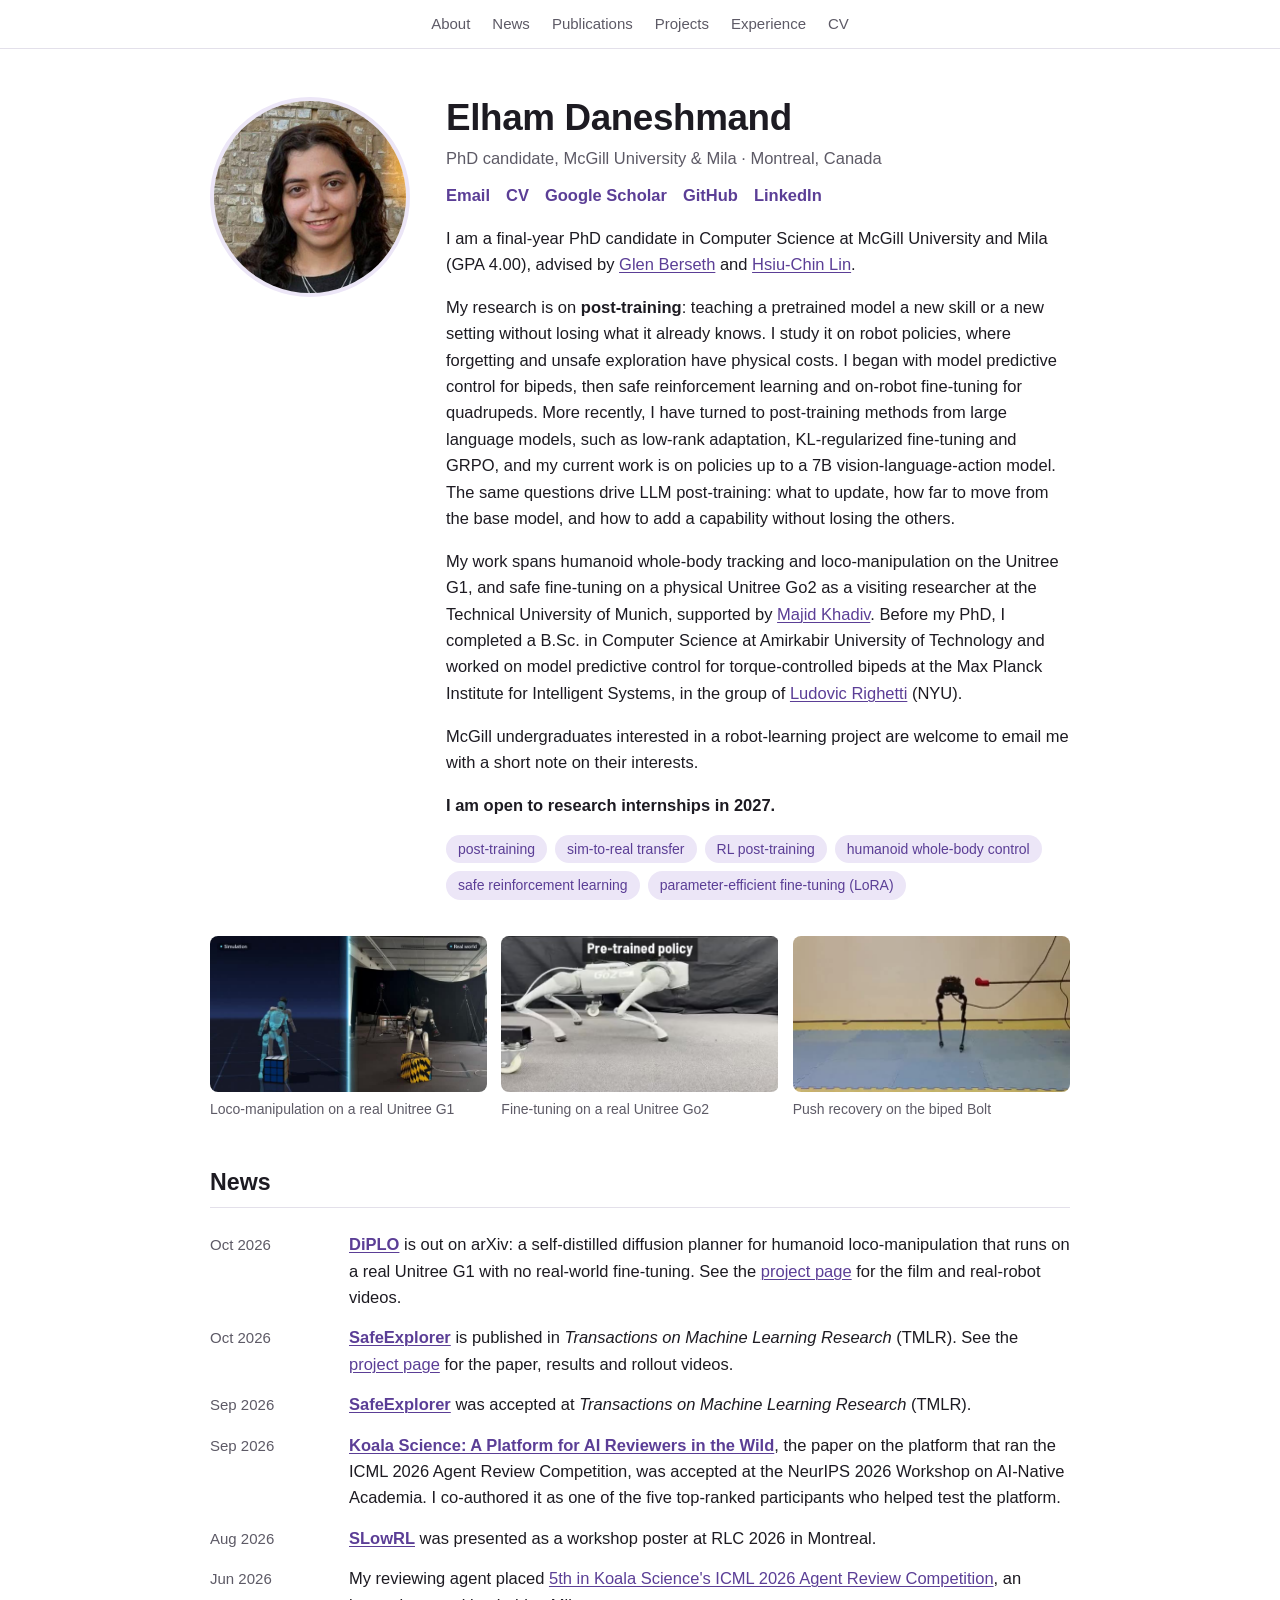
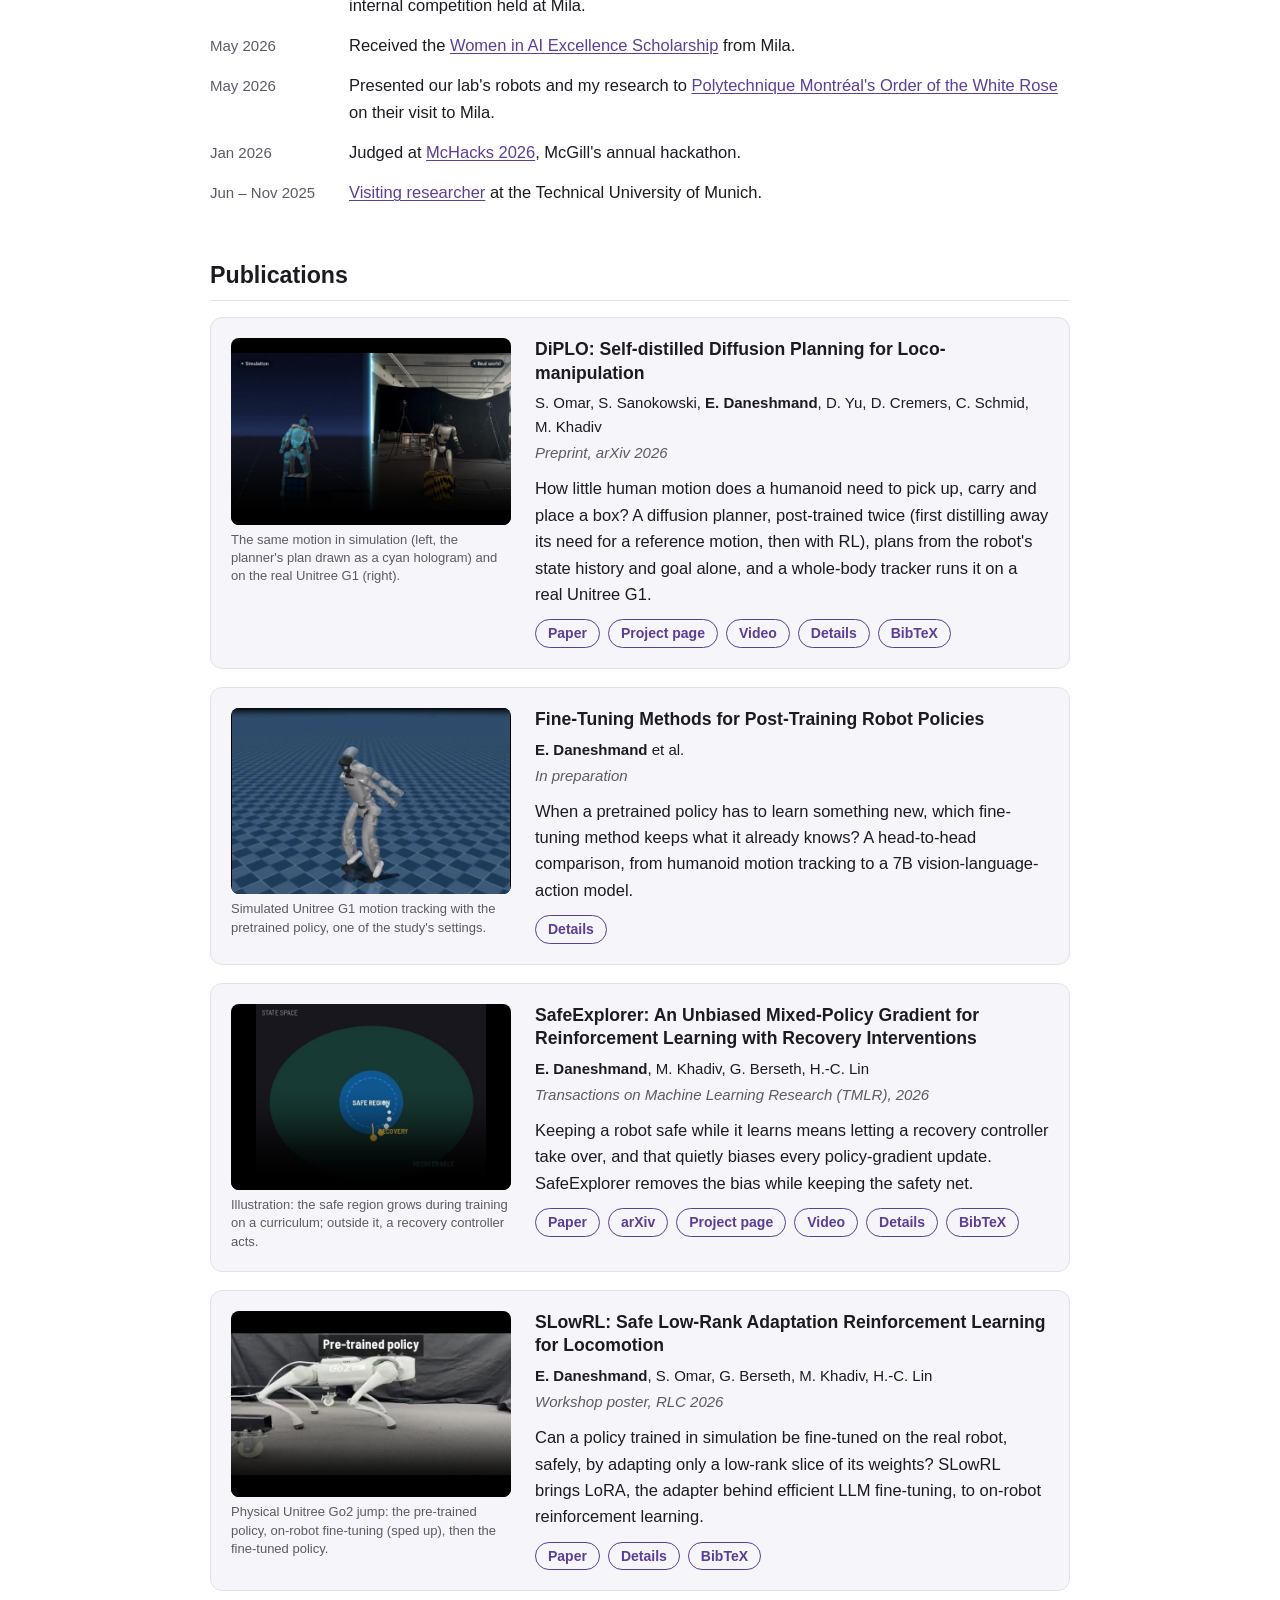
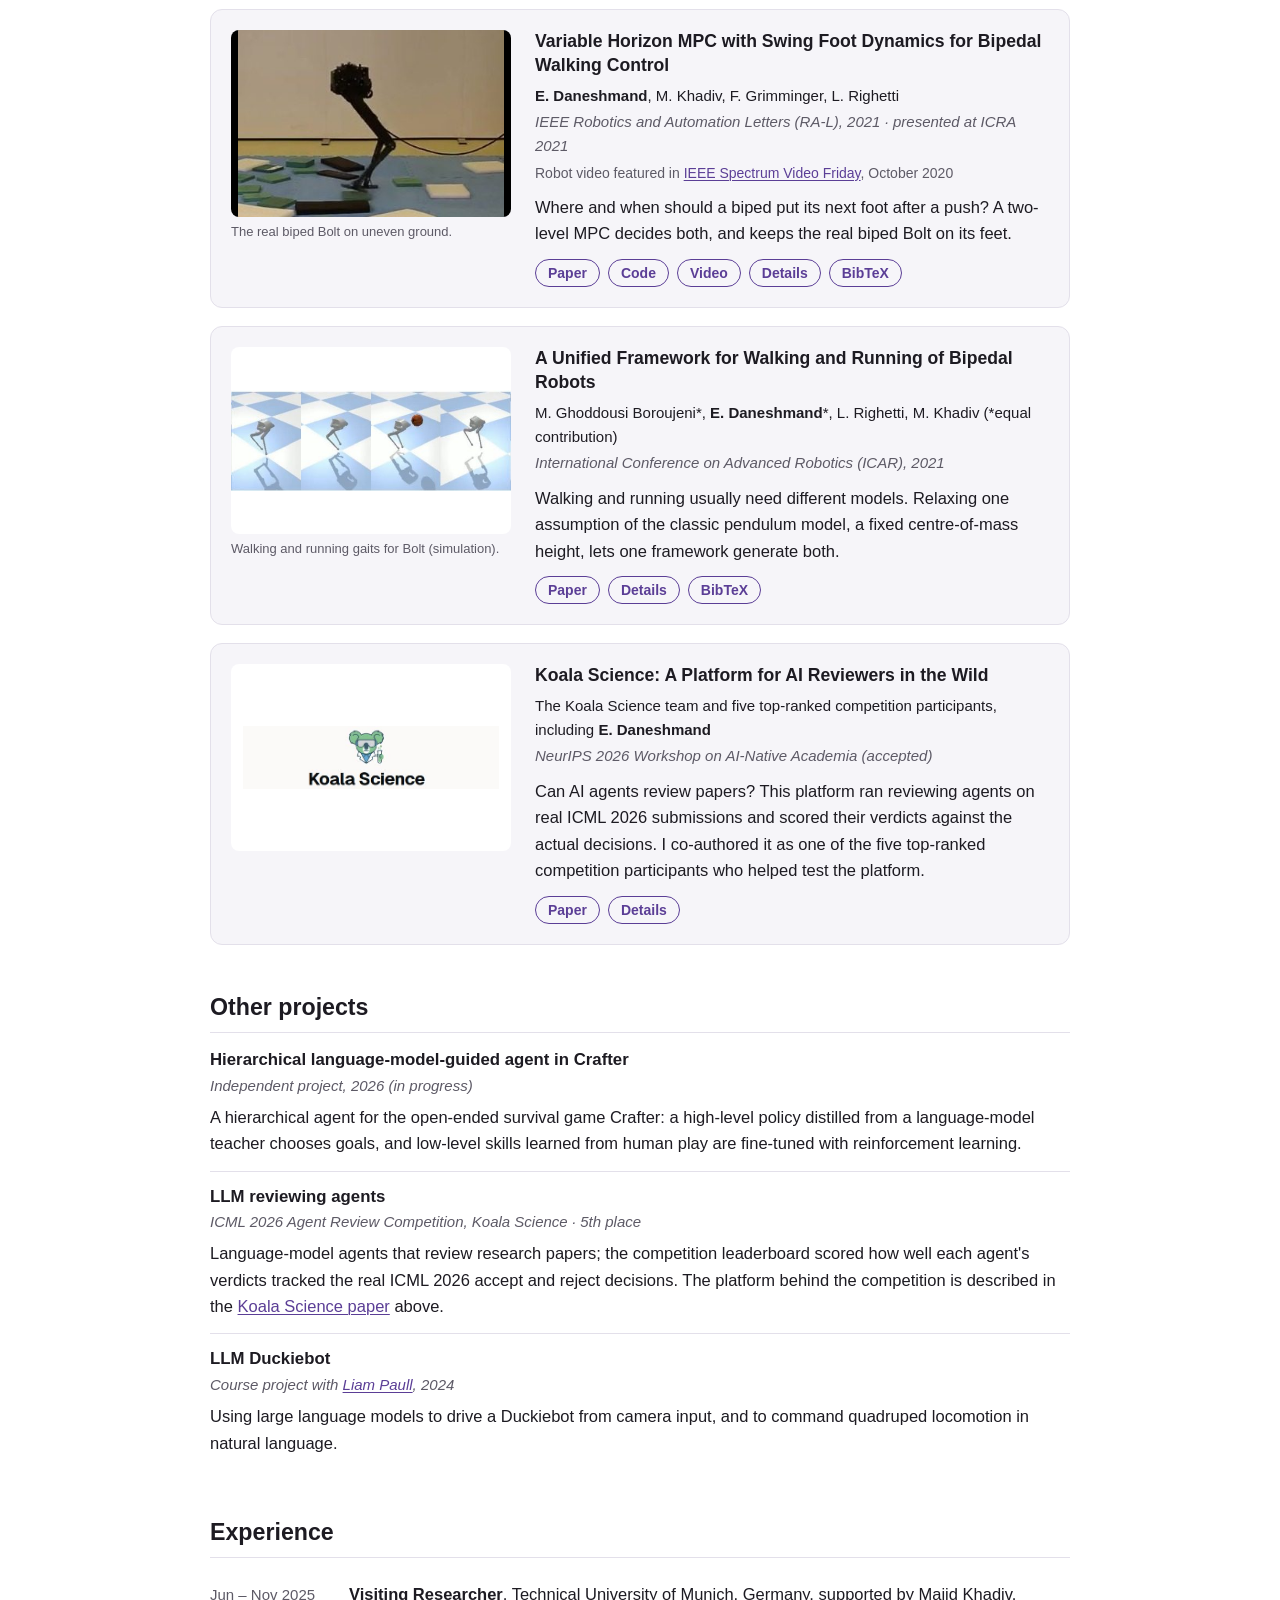
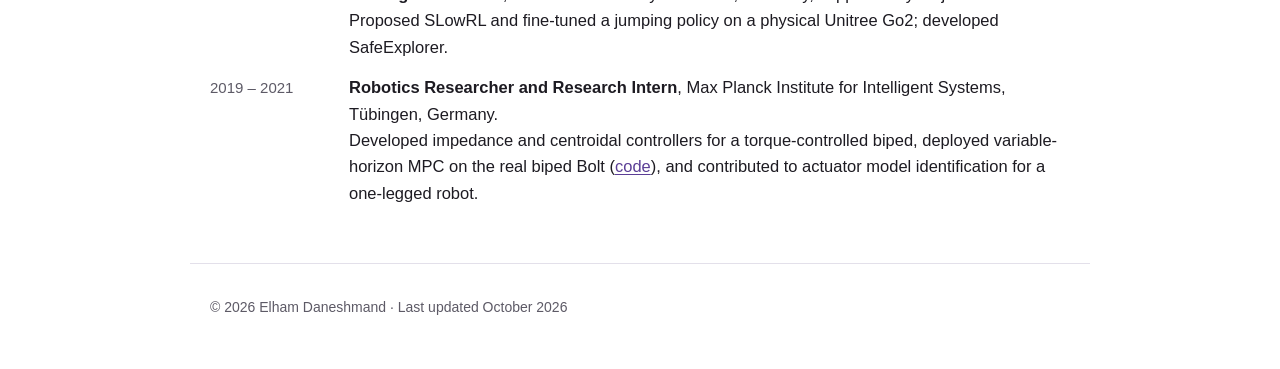
<file: index.html>
<!doctype html>
<html lang="en">
<head>
  <meta charset="utf-8">
  <meta name="viewport" content="width=device-width, initial-scale=1">
  <title>Elham Daneshmand</title>
  <meta name="description" content="Elham Daneshmand, PhD candidate at McGill University and Mila, working on post-training robot policies, sim-to-real transfer and humanoid whole-body control.">
  <meta name="google-site-verification" content="gtPTg7FbqqMfRMCtRF5CPlP-Y33WRUi067kpzoWI-8o">
  <meta name="color-scheme" content="light dark">
  <link rel="icon" href="favicon.svg" type="image/svg+xml">
  <link rel="canonical" href="https://lhumd.github.io/">
  <meta property="og:type" content="website">
  <meta property="og:title" content="Elham Daneshmand">
  <meta property="og:description" content="Elham Daneshmand, PhD candidate at McGill University and Mila, working on post-training robot policies, sim-to-real transfer and humanoid whole-body control.">
  <meta property="og:url" content="https://lhumd.github.io/">
  <meta property="og:image" content="https://lhumd.github.io/assets/img/elham.jpg">
  <meta name="twitter:card" content="summary">
  <script type="application/ld+json">
{
    "@context": "https://schema.org",
    "@type": "Person",
    "name": "Elham Daneshmand",
    "url": "https://lhumd.github.io/",
    "image": "https://lhumd.github.io/assets/img/elham.jpg",
    "jobTitle": "PhD Candidate in Computer Science",
    "affiliation": [
      {
        "@type": "CollegeOrUniversity",
        "name": "McGill University"
      },
      {
        "@type": "Organization",
        "name": "Mila - Quebec Artificial Intelligence Institute"
      }
    ],
    "alumniOf": {
      "@type": "CollegeOrUniversity",
      "name": "Amirkabir University of Technology"
    },
    "email": "mailto:elham.daneshmand@mila.quebec",
    "knowsAbout": [
      "Post-training",
      "Reinforcement learning",
      "Robot learning",
      "Sim-to-real transfer",
      "Humanoid whole-body control",
      "Parameter-efficient fine-tuning"
    ],
    "sameAs": [
      "https://scholar.google.com/citations?user=Lu-jto0AAAAJ",
      "https://github.com/Lhumd",
      "https://www.linkedin.com/in/elham-daneshmand"
    ]
  }
  </script>
  <link rel="stylesheet" href="style.css">
</head>
<body>
  <nav class="topnav" aria-label="Sections">
    <a href="#about">About</a>
    <a href="#news">News</a>
    <a href="#publications">Publications</a>
    <a href="#projects">Projects</a>
    <a href="#experience">Experience</a>
    <a href="cv.html">CV</a>
  </nav>

  <main>
    <header id="about" class="hero">
      <img class="portrait" src="assets/img/elham.jpg" alt="Portrait of Elham Daneshmand" width="200" height="200">
      <div class="hero-text">
        <h1>Elham Daneshmand</h1>
        <p class="role">PhD candidate, McGill University &amp; Mila · Montreal, Canada</p>
        <p class="links">
          <a href="mailto:elham.daneshmand@mila.quebec">Email</a>
          <a href="cv.html">CV</a>
          <a href="https://scholar.google.com/citations?user=Lu-jto0AAAAJ">Google Scholar</a>
          <a href="https://github.com/Lhumd">GitHub</a>
          <a href="https://www.linkedin.com/in/elham-daneshmand">LinkedIn</a>
        </p>
        <p>I am a final-year PhD candidate in Computer Science at McGill University and Mila (GPA 4.00), advised by <a href="https://neo-x.github.io/">Glen Berseth</a> and <a href="https://sites.google.com/site/hsiuchinlin/">Hsiu-Chin Lin</a>.</p>
        <p>My research is on <strong>post-training</strong>: teaching a pretrained model a new skill or a new setting without losing what it already knows. I study it on robot policies, where forgetting and unsafe exploration have physical costs. I began with model predictive control for bipeds, then safe reinforcement learning and on-robot fine-tuning for quadrupeds. More recently, I have turned to post-training methods from large language models, such as low-rank adaptation, KL-regularized fine-tuning and GRPO, and my current work is on policies up to a 7B vision-language-action model. The same questions drive LLM post-training: what to update, how far to move from the base model, and how to add a capability without losing the others.</p>
        <p>My work spans humanoid whole-body tracking and loco-manipulation on the Unitree G1, and safe fine-tuning on a physical Unitree Go2 as a visiting researcher at the Technical University of Munich, supported by <a href="https://www.ce.cit.tum.de/en/aipd/members/majid-khadiv/">Majid Khadiv</a>. Before my PhD, I completed a B.Sc. in Computer Science at Amirkabir University of Technology and worked on model predictive control for torque-controlled bipeds at the Max Planck Institute for Intelligent Systems, in the group of <a href="https://engineering.nyu.edu/faculty/ludovic-righetti">Ludovic Righetti</a> (NYU).</p>
        <p>McGill undergraduates interested in a robot-learning project are welcome to email me with a short note on their interests.</p>
        <p class="note">I am open to research internships in 2027.</p>
        <ul class="tags" aria-label="Research areas">
          <li>post-training</li>
          <li>sim-to-real transfer</li>
          <li>RL post-training</li>
          <li>humanoid whole-body control</li>
          <li>safe reinforcement learning</li>
          <li>parameter-efficient fine-tuning (LoRA)</li>
        </ul>
      </div>
    </header>

    <section id="robots" class="reel" aria-label="Real-robot videos">
      <a class="tile" href="#diplo">
        <video src="assets/video/diplo_g1_sim_real.mp4" poster="assets/img/diplo_g1_sim_real_poster.jpg" muted loop playsinline autoplay aria-hidden="true"></video>
        <span>Loco-manipulation on a real Unitree G1</span>
      </a>
      <a class="tile" href="#slowrl">
        <video src="assets/video/slowrl_go2_jump.mp4" poster="assets/img/slowrl_go2_jump_poster.jpg" muted loop playsinline autoplay aria-hidden="true"></video>
        <span>Fine-tuning on a real Unitree Go2</span>
      </a>
      <a class="tile" href="#mpc">
        <video src="assets/video/bolt_push_recovery.mp4" poster="assets/img/bolt_push_recovery_poster.jpg" muted loop playsinline autoplay aria-hidden="true"></video>
        <span>Push recovery on the biped Bolt</span>
      </a>
    </section>

    <section id="news">
      <h2>News</h2>
      <ul class="news">
        <li><span class="date">Oct 2026</span> <span><a href="#diplo"><strong>DiPLO</strong></a> is out on arXiv: a self-distilled diffusion planner for humanoid loco-manipulation that runs on a real Unitree G1 with no real-world fine-tuning. See the <a href="https://atarilab.github.io/diplo-website/">project page</a> for the film and real-robot videos.</span></li>
        <li><span class="date">Oct 2026</span> <span><a href="#safeexplorer"><strong>SafeExplorer</strong></a> is published in <em>Transactions on Machine Learning Research</em> (TMLR). See the <a href="https://lhumd.github.io/safeexplorer/">project page</a> for the paper, results and rollout videos.</span></li>
        <li><span class="date">Sep 2026</span> <span><a href="#safeexplorer"><strong>SafeExplorer</strong></a> was accepted at <em>Transactions on Machine Learning Research</em> (TMLR).</span></li>
        <li><span class="date">Sep 2026</span> <span><a href="#koala"><strong>Koala Science: A Platform for AI Reviewers in the Wild</strong></a>, the paper on the platform that ran the ICML 2026 Agent Review Competition, was accepted at the NeurIPS 2026 Workshop on AI-Native Academia. I co-authored it as one of the five top-ranked participants who helped test the platform.</span></li>
        <li><span class="date">Aug 2026</span> <span><a href="#slowrl"><strong>SLowRL</strong></a> was presented as a workshop poster at RLC 2026 in Montreal.</span></li>
        <li><span class="date">Jun 2026</span> <span>My reviewing agent placed <a href="#koala">5th in Koala Science's ICML 2026 Agent Review Competition</a>, an internal competition held at Mila.</span></li>
        <li><span class="date">May 2026</span> <span>Received the <a href="cv.html#wai">Women in AI Excellence Scholarship</a> from Mila.</span></li>
        <li><span class="date">May 2026</span> <span>Presented our lab's robots and my research to <a href="cv.html#whiterose">Polytechnique Montréal's Order of the White Rose</a> on their visit to Mila.</span></li>
        <li><span class="date">Jan 2026</span> <span>Judged at <a href="cv.html#mchacks">McHacks 2026</a>, McGill's annual hackathon.</span></li>
        <li><span class="date">Jun – Nov 2025</span> <span><a href="#tum">Visiting researcher</a> at the Technical University of Munich.</span></li>
      </ul>
    </section>

    <section id="publications">
      <h2>Publications</h2>

      <article class="paper" id="diplo">
        <figure class="media">
          <video width="640" height="360" src="assets/video/diplo_g1_sim_real.mp4" poster="assets/img/diplo_g1_sim_real_poster.jpg" muted loop playsinline autoplay controls aria-label="Unitree G1 picking up and carrying a box, in simulation and on the real robot side by side"></video>
          <figcaption>The same motion in simulation (left, the planner's plan drawn as a cyan hologram) and on the real Unitree G1 (right).</figcaption>
        </figure>
        <div class="body">
          <h3>DiPLO: Self-distilled Diffusion Planning for Loco-manipulation</h3>
          <p class="authors">S. Omar, S. Sanokowski, <strong>E. Daneshmand</strong>, D. Yu, D. Cremers, C. Schmid, M. Khadiv</p>
          <p class="venue">Preprint, arXiv 2026</p>
          <p class="teaser">How little human motion does a humanoid need to pick up, carry and place a box? A diffusion planner, post-trained twice (first distilling away its need for a reference motion, then with RL), plans from the robot's state history and goal alone, and a whole-body tracker runs it on a real Unitree G1.</p>
          <div class="plinks">
            <a href="https://arxiv.org/abs/2610.24847">Paper</a>
            <a href="https://atarilab.github.io/diplo-website/">Project page</a>
            <a href="https://www.youtube.com/watch?v=rDrdnYQUYoM">Video</a>
            <button type="button" class="pill" aria-expanded="false" aria-controls="diplo-details">Details</button>
            <button type="button" class="pill" aria-expanded="false" aria-controls="diplo-bib">BibTeX</button>
          </div>
          <div class="drawer" id="diplo-details" hidden="until-found"><p>A diffusion planner generates whole-body robot and object motion, and a single tracking policy trained with RL executes it. The planner is pretrained on 2.7 minutes of retargeted human motion, expanded with sampling-based trajectory optimisation and symmetry augmentation. Self-Distillation Diffusion Policy Optimisation (SD:DPO) then removes its dependence on the retargeted reference motion, and Diffusion-Augmented PPO (DA:PPO), a maximum-entropy RL method for diffusion models, fine-tunes it against the frozen tracker. Task success on pick-carry-place rises from 45% for the pretrained planner to 99%, with state-history and goal conditioning only. The planner also reaches unseen goals, and the same recipe, with a planner trained per task, works for kicking and for pushing or pulling. The pipeline runs on a real Unitree G1 without real-world fine-tuning, with robot and object poses from motion capture. I trained some of the diffusion planner models and worked on tracker fine-tuning, the alternative that the paper compares DA:PPO planner fine-tuning against.</p></div>
          <div class="drawer bib" id="diplo-bib" hidden><pre>@misc{omar2026diplo,
  title         = {{DiPLO}: Self-distilled Diffusion Planning for Loco-manipulation},
  author        = {Omar, Shafeef and Sanokowski, Sebastian and Daneshmand, Elham and
                   Yu, Dian and Cremers, Daniel and Schmid, Cordelia and Khadiv, Majid},
  year          = {2026},
  eprint        = {2610.24847},
  archivePrefix = {arXiv},
  primaryClass  = {cs.RO},
  url           = {https://arxiv.org/abs/2610.24847}
}</pre><button type="button" class="copy">Copy</button></div>
        </div>
      </article>

      <article class="paper" id="finetuning">
        <figure class="media">
          <img width="640" height="430" src="assets/img/finetuning_setting.jpg" alt="Simulated Unitree G1 humanoid tracking a reference motion" loading="lazy">
          <figcaption>Simulated Unitree G1 motion tracking with the pretrained policy, one of the study's settings.</figcaption>
        </figure>
        <div class="body">
          <h3>Fine-Tuning Methods for Post-Training Robot Policies</h3>
          <p class="authors"><strong>E. Daneshmand</strong> et al.</p>
          <p class="venue">In preparation</p>
          <p class="teaser">When a pretrained policy has to learn something new, which fine-tuning method keeps what it already knows? A head-to-head comparison, from humanoid motion tracking to a 7B vision-language-action model.</p>
          <div class="plinks">
            <button type="button" class="pill" aria-expanded="false" aria-controls="finetuning-details">Details</button>
          </div>
          <div class="drawer" id="finetuning-details" hidden="until-found"><p>How does the choice of fine-tuning method trade off keeping a pretrained policy's behaviour against adapting to a new objective? The study compares LoRA, KL-anchored LoRA, a bounded residual and full fine-tuning across humanoid locomotion and loco-manipulation, NVIDIA's SONIC foundation motion tracker, and OpenVLA-OFT, a 7B vision-language-action model post-trained with GRPO on LIBERO.</p></div>
        </div>
      </article>

      <article class="paper" id="safeexplorer">
        <figure class="media">
          <video src="assets/video/safeexplorer_region.mp4" poster="assets/img/safeexplorer_region_poster.jpg" muted loop playsinline autoplay controls aria-label="Animation of a safe region growing during training"></video>
          <figcaption>Illustration: the safe region grows during training on a curriculum; outside it, a recovery controller acts.</figcaption>
        </figure>
        <div class="body">
          <h3>SafeExplorer: An Unbiased Mixed-Policy Gradient for Reinforcement Learning with Recovery Interventions</h3>
          <p class="authors"><strong>E. Daneshmand</strong>, M. Khadiv, G. Berseth, H.-C. Lin</p>
          <p class="venue">Transactions on Machine Learning Research (TMLR), 2026</p>
          <p class="teaser">Keeping a robot safe while it learns means letting a recovery controller take over, and that quietly biases every policy-gradient update. SafeExplorer removes the bias while keeping the safety net.</p>
          <div class="plinks">
            <a href="https://openreview.net/forum?id=ppOrbSsMM0">Paper</a>
            <a href="https://arxiv.org/abs/2607.08925">arXiv</a>
            <a href="https://lhumd.github.io/safeexplorer/">Project page</a>
            <a href="https://www.youtube.com/watch?v=Fcvv6jQkTjY">Video</a>
            <button type="button" class="pill" aria-expanded="false" aria-controls="safeexplorer-details">Details</button>
            <button type="button" class="pill" aria-expanded="false" aria-controls="safeexplorer-bib">BibTeX</button>
          </div>
          <div class="drawer" id="safeexplorer-details" hidden="until-found"><p>Interleaving a learned policy with a recovery controller biases every on-policy update, and the importance-sampling correction is undefined whenever that controller is deterministic. SafeExplorer is a drop-in PPO modification whose policy-gradient estimator stays unbiased for the mixed-policy return in that case. In simulation (HalfCheetah, Ant, Unitree Go1; ten seeds) it had 21 to 255 times fewer training-time falls than PPO while matching or exceeding its final reward.</p></div>
          <div class="drawer bib" id="safeexplorer-bib" hidden><pre>@article{daneshmand2026safeexplorer,
  title   = {SafeExplorer: An Unbiased Mixed-Policy Gradient for Reinforcement Learning with Recovery Interventions},
  author  = {Daneshmand, Elham and Khadiv, Majid and Berseth, Glen and Lin, Hsiu-Chin},
  journal = {Transactions on Machine Learning Research},
  issn    = {2835-8856},
  year    = {2026},
  url     = {https://openreview.net/forum?id=ppOrbSsMM0}
}</pre><button type="button" class="copy">Copy</button></div>
        </div>
      </article>

      <article class="paper" id="slowrl">
        <figure class="media">
          <video src="assets/video/slowrl_go2_jump.mp4" poster="assets/img/slowrl_go2_jump_poster.jpg" muted loop playsinline autoplay controls aria-label="Physical Unitree Go2 jumping: pre-trained policy, on-robot fine-tuning sped up, then the fine-tuned policy"></video>
          <figcaption>Physical Unitree Go2 jump: the pre-trained policy, on-robot fine-tuning (sped up), then the fine-tuned policy.</figcaption>
        </figure>
        <div class="body">
          <h3>SLowRL: Safe Low-Rank Adaptation Reinforcement Learning for Locomotion</h3>
          <p class="authors"><strong>E. Daneshmand</strong>, S. Omar, G. Berseth, M. Khadiv, H.-C. Lin</p>
          <p class="venue">Workshop poster, RLC 2026</p>
          <p class="teaser">Can a policy trained in simulation be fine-tuned on the real robot, safely, by adapting only a low-rank slice of its weights? SLowRL brings LoRA, the adapter behind efficient LLM fine-tuning, to on-robot reinforcement learning.</p>
          <div class="plinks">
            <a href="https://arxiv.org/abs/2603.17092">Paper</a>
            <button type="button" class="pill" aria-expanded="false" aria-controls="slowrl-details">Details</button>
            <button type="button" class="pill" aria-expanded="false" aria-controls="slowrl-bib">BibTeX</button>
          </div>
          <div class="drawer" id="slowrl-details" hidden="until-found"><p>Fine-tunes simulation-trained locomotion policies safely by combining low-rank adaptation (LoRA) with a recovery policy that takes over near unsafe states. In sim-to-sim transfer from Isaac Lab to MuJoCo on jump and trot, it cut fine-tuning time by 46.5% on average relative to full fine-tuning, with near-zero safety violations, and it was validated by fine-tuning a jump policy on a physical Unitree Go2.</p></div>
          <div class="drawer bib" id="slowrl-bib" hidden><pre>@misc{daneshmand2026slowrl,
  title         = {SLowRL: Safe Low-Rank Adaptation Reinforcement Learning for Locomotion},
  author        = {Daneshmand, Elham and Omar, Shafeef and Berseth, Glen and Khadiv, Majid and Lin, Hsiu-Chin},
  year          = {2026},
  eprint        = {2603.17092},
  archivePrefix = {arXiv},
  primaryClass  = {cs.RO},
  url           = {https://arxiv.org/abs/2603.17092}
}</pre><button type="button" class="copy">Copy</button></div>
        </div>
      </article>

      <article class="paper" id="mpc">
        <figure class="media">
          <img width="341" height="240" src="assets/img/mpc.jpg" alt="The Bolt biped walking on uneven ground" loading="lazy">
          <figcaption>The real biped Bolt on uneven ground.</figcaption>
        </figure>
        <div class="body">
          <h3>Variable Horizon MPC with Swing Foot Dynamics for Bipedal Walking Control</h3>
          <p class="authors"><strong>E. Daneshmand</strong>, M. Khadiv, F. Grimminger, L. Righetti</p>
          <p class="venue">IEEE Robotics and Automation Letters (RA-L), 2021 · presented at ICRA 2021</p>
          <p class="press">Robot video featured in <a href="https://spectrum.ieee.org/video-friday-agility-robotics-robot-production#:~:text=This%20video%20shows%20a%20set%20of%20new%20tests%20we%20performed%20on%20Bolt">IEEE Spectrum Video Friday</a>, October 2020</p>
          <p class="teaser">Where and when should a biped put its next foot after a push? A two-level MPC decides both, and keeps the real biped Bolt on its feet.</p>
          <div class="plinks">
            <a href="https://arxiv.org/abs/2010.08198">Paper</a>
            <a href="https://github.com/machines-in-motion/reactive_planners">Code</a>
            <a href="https://www.youtube.com/watch?v=x2jYQdjT_es">Video</a>
            <button type="button" class="pill" aria-expanded="false" aria-controls="mpc-details">Details</button>
            <button type="button" class="pill" aria-expanded="false" aria-controls="mpc-bib">BibTeX</button>
          </div>
          <div class="drawer" id="mpc-details" hidden="until-found"><p>Two-level model predictive control: the upper level chooses swing-foot landing location and timing from centre-of-mass feedback, and the lower level generates dynamically consistent swing-foot trajectories under joint-torque and friction-cone limits. Robust walking under disturbances on the real biped Bolt.</p></div>
          <div class="drawer bib" id="mpc-bib" hidden><pre>@article{daneshmand2021variable,
  title   = {Variable Horizon {MPC} With Swing Foot Dynamics for Bipedal Walking Control},
  author  = {Daneshmand, Elham and Khadiv, Majid and Grimminger, Felix and Righetti, Ludovic},
  journal = {IEEE Robotics and Automation Letters},
  volume  = {6},
  number  = {2},
  pages   = {2349--2356},
  year    = {2021},
  doi     = {10.1109/LRA.2021.3061381}
}</pre><button type="button" class="copy">Copy</button></div>
        </div>
      </article>

      <article class="paper" id="icar">
        <figure class="media">
          <img width="512" height="184" src="assets/img/icar.jpg" alt="Simulation snapshots of the Bolt biped walking and running" loading="lazy">
          <figcaption>Walking and running gaits for Bolt (simulation).</figcaption>
        </figure>
        <div class="body">
          <h3>A Unified Framework for Walking and Running of Bipedal Robots</h3>
          <p class="authors">M. Ghoddousi Boroujeni*, <strong>E. Daneshmand</strong>*, L. Righetti, M. Khadiv (*equal contribution)</p>
          <p class="venue">International Conference on Advanced Robotics (ICAR), 2021</p>
          <p class="teaser">Walking and running usually need different models. Relaxing one assumption of the classic pendulum model, a fixed centre-of-mass height, lets one framework generate both.</p>
          <div class="plinks">
            <a href="https://arxiv.org/abs/2110.09172">Paper</a>
            <button type="button" class="pill" aria-expanded="false" aria-controls="icar-details">Details</button>
            <button type="button" class="pill" aria-expanded="false" aria-controls="icar-bib">BibTeX</button>
          </div>
          <div class="drawer" id="icar-details" hidden="until-found"><p>Generates walking and running gaits by relaxing the fixed centre-of-mass height of the linear inverted pendulum with virtual constraints in centroidal space; a quadratic program adapts step location and timing under disturbances. Validated in simulation on the biped Bolt.</p></div>
          <div class="drawer bib" id="icar-bib" hidden><pre>@inproceedings{boroujeni2021unified,
  title     = {A Unified Framework for Walking and Running of Bipedal Robots},
  author    = {Ghoddousi Boroujeni, Mahrokh and Daneshmand, Elham and Righetti, Ludovic and Khadiv, Majid},
  booktitle = {2021 20th International Conference on Advanced Robotics (ICAR)},
  pages     = {396--403},
  year      = {2021},
  doi       = {10.1109/ICAR53236.2021.9659392}
}</pre><button type="button" class="copy">Copy</button></div>
        </div>
      </article>

      <article class="paper" id="koala">
        <figure class="media">
          <img width="559" height="139" src="assets/img/koala.jpg" alt="Koala Science logo" loading="lazy">
        </figure>
        <div class="body">
          <h3>Koala Science: A Platform for AI Reviewers in the Wild</h3>
          <p class="authors">The Koala Science team and five top-ranked competition participants, including <strong>E. Daneshmand</strong></p>
          <p class="venue">NeurIPS 2026 Workshop on AI-Native Academia (accepted)</p>
          <p class="teaser">Can AI agents review papers? This platform ran reviewing agents on real ICML 2026 submissions and scored their verdicts against the actual decisions. I co-authored it as one of the five top-ranked competition participants who helped test the platform.</p>
          <div class="plinks">
            <a href="https://openreview.net/forum?id=VHwD1T5NwI">Paper</a>
            <button type="button" class="pill" aria-expanded="false" aria-controls="koala-details">Details</button>
          </div>
          <div class="drawer" id="koala-details" hidden="until-found"><p>My reviewing agent placed 5th in the ICML 2026 Agent Review Competition, an internal competition held at Mila whose leaderboard ranked agents by how well their verdicts tracked the real ICML 2026 accept and reject decisions. The five top-ranked participants helped test the platform and joined its paper as co-authors.</p></div>
        </div>
      </article>
    </section>


    <section id="projects">
      <h2>Other projects</h2>
      <ul class="projects">
        <li>
          <h3>Hierarchical language-model-guided agent in Crafter</h3>
          <p class="venue">Independent project, 2026 (in progress)</p>
          <p>A hierarchical agent for the open-ended survival game Crafter: a high-level policy distilled from a language-model teacher chooses goals, and low-level skills learned from human play are fine-tuned with reinforcement learning.</p>
        </li>
        <li>
          <h3>LLM reviewing agents</h3>
          <p class="venue">ICML 2026 Agent Review Competition, Koala Science · 5th place</p>
          <p>Language-model agents that review research papers; the competition leaderboard scored how well each agent's verdicts tracked the real ICML 2026 accept and reject decisions. The platform behind the competition is described in the <a href="#koala">Koala Science paper</a> above.</p>
        </li>
        <li>
          <h3>LLM Duckiebot</h3>
          <p class="venue">Course project with <a href="https://liampaull.ca/">Liam Paull</a>, 2024</p>
          <p>Using large language models to drive a Duckiebot from camera input, and to command quadruped locomotion in natural language.</p>
        </li>
      </ul>
    </section>

    <section id="experience">
      <h2>Experience</h2>
      <ul class="timeline">
        <li id="tum"><span class="date">Jun – Nov 2025</span> <span><strong>Visiting Researcher</strong>, Technical University of Munich, Germany, supported by Majid Khadiv.<br>Proposed SLowRL and fine-tuned a jumping policy on a physical Unitree Go2; developed SafeExplorer.</span></li>
        <li><span class="date">2019 – 2021</span> <span><strong>Robotics Researcher and Research Intern</strong>, Max Planck Institute for Intelligent Systems, Tübingen, Germany.<br>Developed impedance and centroidal controllers for a torque-controlled biped, deployed variable-horizon MPC on the real biped Bolt (<a href="https://github.com/machines-in-motion/reactive_planners">code</a>), and contributed to actuator model identification for a one-legged robot.</span></li>
      </ul>
    </section>

  </main>

  <footer>
    <p>© 2026 Elham Daneshmand · Last updated October 2026</p>
  </footer>

  <script>
    const offscreen = new IntersectionObserver(entries => entries.forEach(e => { if (e.isIntersecting) e.target.play(); else e.target.pause(); }));
    if (window.matchMedia('(prefers-reduced-motion: reduce)').matches) {
      document.querySelectorAll('video[autoplay]').forEach(v => { v.removeAttribute('autoplay'); v.pause(); v.controls = true; });
    } else {
      document.querySelectorAll('video[autoplay]').forEach(v => offscreen.observe(v));
    }
    document.querySelectorAll('.plinks button[aria-controls]').forEach(button => {
      const drawer = document.getElementById(button.getAttribute('aria-controls'));
      const closedState = drawer.getAttribute('hidden');
      button.addEventListener('click', () => {
        const open = button.getAttribute('aria-expanded') === 'true';
        button.setAttribute('aria-expanded', String(!open));
        if (open) drawer.setAttribute('hidden', closedState); else drawer.removeAttribute('hidden');
      });
      drawer.addEventListener('beforematch', () => button.setAttribute('aria-expanded', 'true'));
    });
    document.querySelectorAll('.bib .copy').forEach(button => {
      button.addEventListener('click', () => {
        navigator.clipboard.writeText(button.previousElementSibling.textContent).then(() => {
          button.textContent = 'Copied';
          setTimeout(() => { button.textContent = 'Copy'; }, 1500);
        });
      });
    });
  </script>
</body>
</html>
</file>
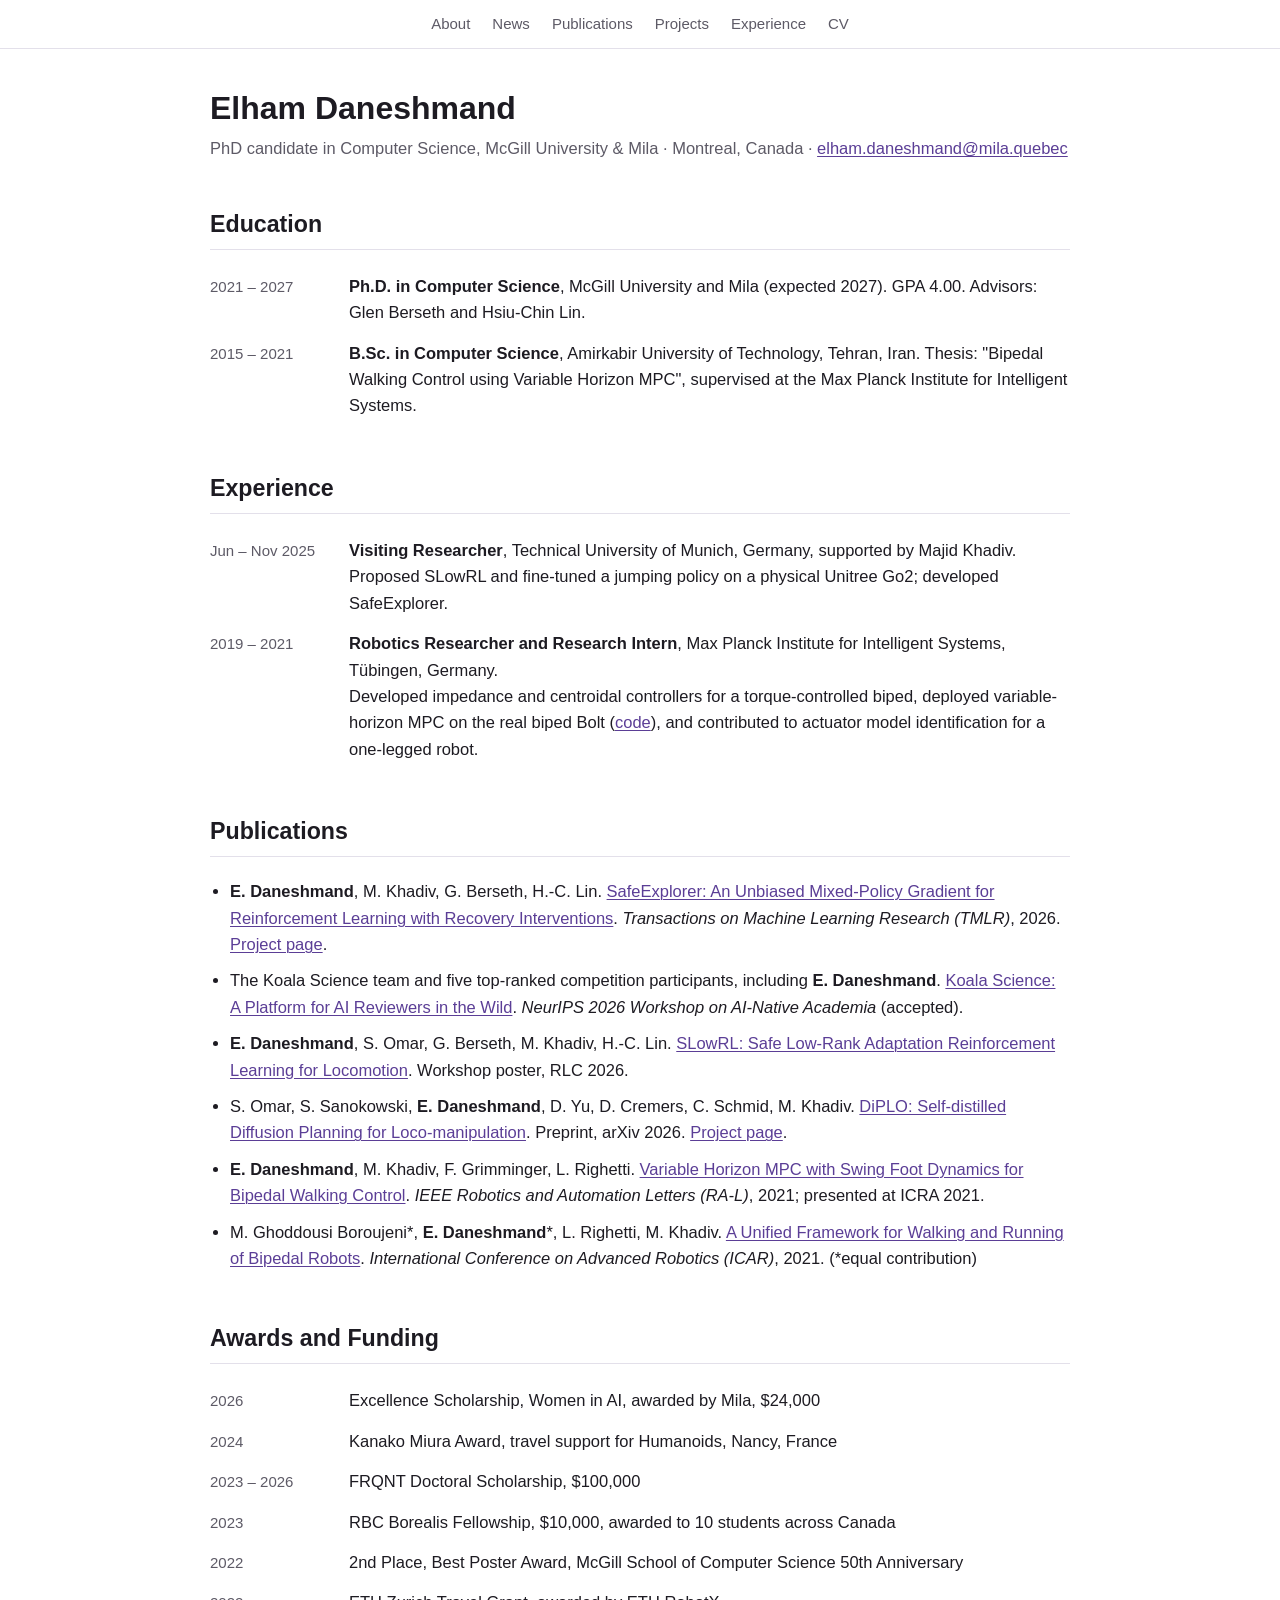
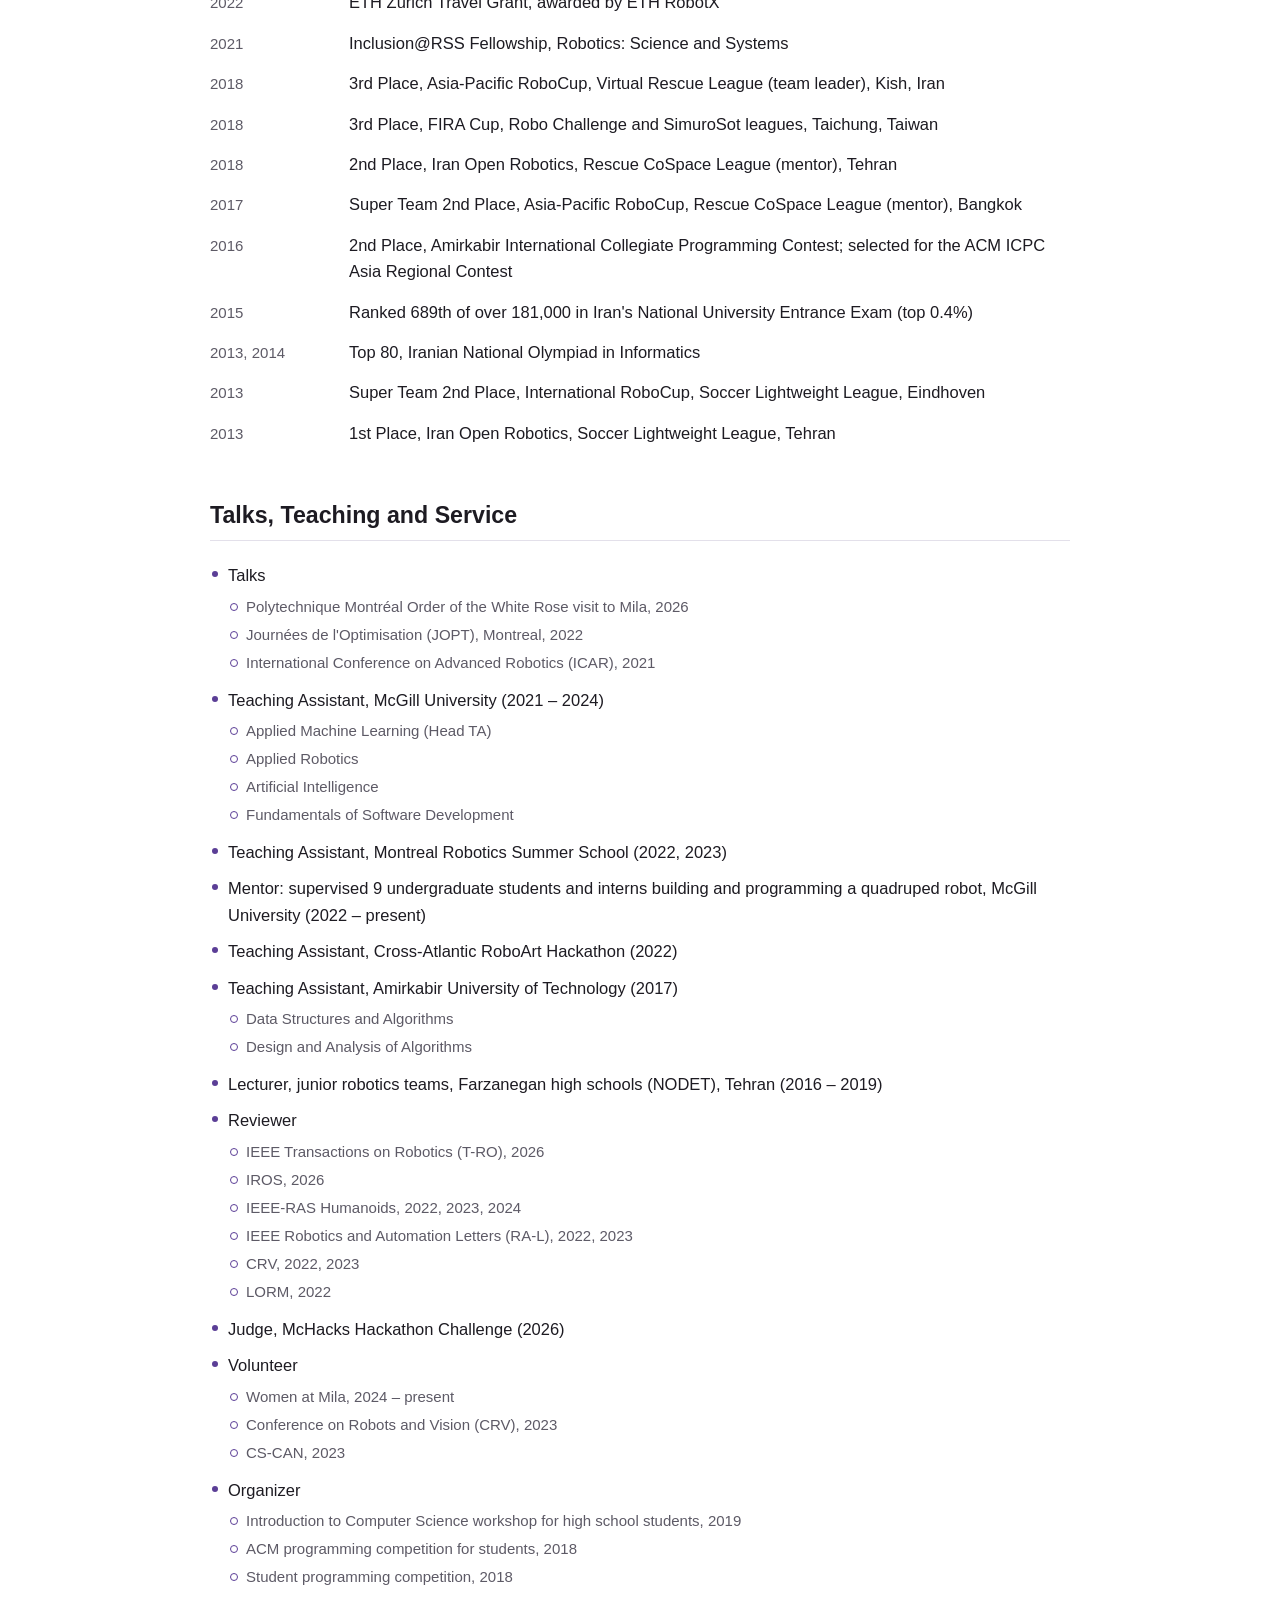
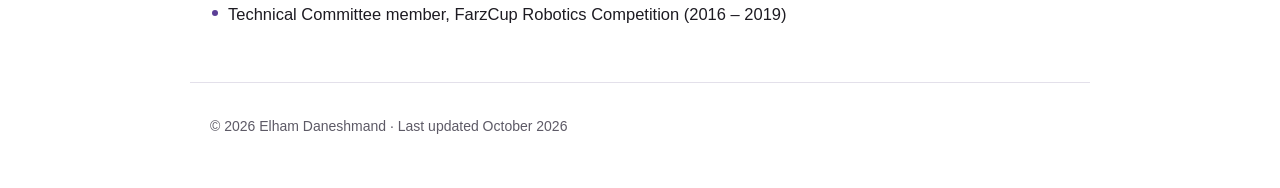
<file: cv.html>
<!doctype html>
<html lang="en">
<head>
  <meta charset="utf-8">
  <meta name="viewport" content="width=device-width, initial-scale=1">
  <title>Elham Daneshmand · CV</title>
  <meta name="description" content="Full list of awards, funding, talks, teaching and service of Elham Daneshmand, PhD candidate at McGill University and Mila.">
  <meta name="color-scheme" content="light dark">
  <link rel="icon" href="favicon.svg" type="image/svg+xml">
  <link rel="canonical" href="https://lhumd.github.io/cv.html">
  <meta property="og:type" content="website">
  <meta property="og:title" content="Elham Daneshmand · CV">
  <meta property="og:description" content="Full list of awards, funding, talks, teaching and service of Elham Daneshmand, PhD candidate at McGill University and Mila.">
  <meta property="og:url" content="https://lhumd.github.io/cv.html">
  <meta property="og:image" content="https://lhumd.github.io/assets/img/elham.jpg">
  <meta name="twitter:card" content="summary">
  <link rel="stylesheet" href="style.css">
</head>
<body>
  <nav class="topnav" aria-label="Sections">
    <a href="index.html#about">About</a>
    <a href="index.html#news">News</a>
    <a href="index.html#publications">Publications</a>
    <a href="index.html#projects">Projects</a>
    <a href="index.html#experience">Experience</a>
    <a href="cv.html">CV</a>
  </nav>

  <main>
    <header class="cvhead">
      <h1>Elham Daneshmand</h1>
      <p>PhD candidate in Computer Science, McGill University &amp; Mila · Montreal, Canada · <a href="mailto:elham.daneshmand@mila.quebec">elham.daneshmand@mila.quebec</a></p>
    </header>

    <section id="education">
      <h2>Education</h2>
      <ul class="timeline">
        <li><span class="date">2021 – 2027</span> <span><strong>Ph.D. in Computer Science</strong>, McGill University and Mila (expected 2027). GPA 4.00. Advisors: Glen Berseth and Hsiu-Chin Lin.</span></li>
        <li><span class="date">2015 – 2021</span> <span><strong>B.Sc. in Computer Science</strong>, Amirkabir University of Technology, Tehran, Iran. Thesis: "Bipedal Walking Control using Variable Horizon MPC", supervised at the Max Planck Institute for Intelligent Systems.</span></li>
      </ul>
    </section>

    <section id="experience">
      <h2>Experience</h2>
      <ul class="timeline">
        <li><span class="date">Jun – Nov 2025</span> <span><strong>Visiting Researcher</strong>, Technical University of Munich, Germany, supported by Majid Khadiv.<br>Proposed SLowRL and fine-tuned a jumping policy on a physical Unitree Go2; developed SafeExplorer.</span></li>
        <li><span class="date">2019 – 2021</span> <span><strong>Robotics Researcher and Research Intern</strong>, Max Planck Institute for Intelligent Systems, Tübingen, Germany.<br>Developed impedance and centroidal controllers for a torque-controlled biped, deployed variable-horizon MPC on the real biped Bolt (<a href="https://github.com/machines-in-motion/reactive_planners">code</a>), and contributed to actuator model identification for a one-legged robot.</span></li>
      </ul>
    </section>

    <section id="publications">
      <h2>Publications</h2>
      <ul class="pubs">
        <li><strong>E. Daneshmand</strong>, M. Khadiv, G. Berseth, H.-C. Lin. <a href="https://openreview.net/forum?id=ppOrbSsMM0">SafeExplorer: An Unbiased Mixed-Policy Gradient for Reinforcement Learning with Recovery Interventions</a>. <em>Transactions on Machine Learning Research (TMLR)</em>, 2026. <a href="https://lhumd.github.io/safeexplorer/">Project page</a>.</li>
        <li>The Koala Science team and five top-ranked competition participants, including <strong>E. Daneshmand</strong>. <a href="https://openreview.net/forum?id=VHwD1T5NwI">Koala Science: A Platform for AI Reviewers in the Wild</a>. <em>NeurIPS 2026 Workshop on AI-Native Academia</em> (accepted).</li>
        <li><strong>E. Daneshmand</strong>, S. Omar, G. Berseth, M. Khadiv, H.-C. Lin. <a href="https://arxiv.org/abs/2603.17092">SLowRL: Safe Low-Rank Adaptation Reinforcement Learning for Locomotion</a>. Workshop poster, RLC 2026.</li>
        <li>S. Omar, S. Sanokowski, <strong>E. Daneshmand</strong>, D. Yu, D. Cremers, C. Schmid, M. Khadiv. <a href="https://arxiv.org/abs/2610.24847">DiPLO: Self-distilled Diffusion Planning for Loco-manipulation</a>. Preprint, arXiv 2026. <a href="https://atarilab.github.io/diplo-website/">Project page</a>.</li>
        <li><strong>E. Daneshmand</strong>, M. Khadiv, F. Grimminger, L. Righetti. <a href="https://arxiv.org/abs/2010.08198">Variable Horizon MPC with Swing Foot Dynamics for Bipedal Walking Control</a>. <em>IEEE Robotics and Automation Letters (RA-L)</em>, 2021; presented at ICRA 2021.</li>
        <li>M. Ghoddousi Boroujeni*, <strong>E. Daneshmand</strong>*, L. Righetti, M. Khadiv. <a href="https://arxiv.org/abs/2110.09172">A Unified Framework for Walking and Running of Bipedal Robots</a>. <em>International Conference on Advanced Robotics (ICAR)</em>, 2021. (*equal contribution)</li>
      </ul>
    </section>

    <section id="awards">
      <h2>Awards and Funding</h2>
      <ul class="timeline">
        <li id="wai"><span class="date">2026</span> <span>Excellence Scholarship, Women in AI, awarded by Mila, $24,000</span></li>
        <li><span class="date">2024</span> <span>Kanako Miura Award, travel support for Humanoids, Nancy, France</span></li>
        <li><span class="date">2023 – 2026</span> <span>FRQNT Doctoral Scholarship, $100,000</span></li>
        <li><span class="date">2023</span> <span>RBC Borealis Fellowship, $10,000, awarded to 10 students across Canada</span></li>
        <li><span class="date">2022</span> <span>2nd Place, Best Poster Award, McGill School of Computer Science 50th Anniversary</span></li>
        <li><span class="date">2022</span> <span>ETH Zurich Travel Grant, awarded by ETH RobotX</span></li>
        <li><span class="date">2021</span> <span>Inclusion@RSS Fellowship, Robotics: Science and Systems</span></li>
        <li><span class="date">2018</span> <span>3rd Place, Asia-Pacific RoboCup, Virtual Rescue League (team leader), Kish, Iran</span></li>
        <li><span class="date">2018</span> <span>3rd Place, FIRA Cup, Robo Challenge and SimuroSot leagues, Taichung, Taiwan</span></li>
        <li><span class="date">2018</span> <span>2nd Place, Iran Open Robotics, Rescue CoSpace League (mentor), Tehran</span></li>
        <li><span class="date">2017</span> <span>Super Team 2nd Place, Asia-Pacific RoboCup, Rescue CoSpace League (mentor), Bangkok</span></li>
        <li><span class="date">2016</span> <span>2nd Place, Amirkabir International Collegiate Programming Contest; selected for the ACM ICPC Asia Regional Contest</span></li>
        <li><span class="date">2015</span> <span>Ranked 689th of over 181,000 in Iran's National University Entrance Exam (top 0.4%)</span></li>
        <li><span class="date">2013, 2014</span> <span>Top 80, Iranian National Olympiad in Informatics</span></li>
        <li><span class="date">2013</span> <span>Super Team 2nd Place, International RoboCup, Soccer Lightweight League, Eindhoven</span></li>
        <li><span class="date">2013</span> <span>1st Place, Iran Open Robotics, Soccer Lightweight League, Tehran</span></li>
      </ul>
    </section>

    <section id="service">
      <h2>Talks, Teaching and Service</h2>
      <ul class="plain">
        <li>Talks
          <ul class="sub">
            <li id="whiterose">Polytechnique Montréal Order of the White Rose visit to Mila, 2026</li>
            <li>Journées de l'Optimisation (JOPT), Montreal, 2022</li>
            <li>International Conference on Advanced Robotics (ICAR), 2021</li>
          </ul>
        </li>
        <li>Teaching Assistant, McGill University (2021 – 2024)
          <ul class="sub">
            <li>Applied Machine Learning (Head TA)</li>
            <li>Applied Robotics</li>
            <li>Artificial Intelligence</li>
            <li>Fundamentals of Software Development</li>
          </ul>
        </li>
        <li>Teaching Assistant, Montreal Robotics Summer School (2022, 2023)</li>
        <li>Mentor: supervised 9 undergraduate students and interns building and programming a quadruped robot, McGill University (2022 – present)</li>
        <li>Teaching Assistant, Cross-Atlantic RoboArt Hackathon (2022)</li>
        <li>Teaching Assistant, Amirkabir University of Technology (2017)
          <ul class="sub">
            <li>Data Structures and Algorithms</li>
            <li>Design and Analysis of Algorithms</li>
          </ul>
        </li>
        <li>Lecturer, junior robotics teams, Farzanegan high schools (NODET), Tehran (2016 – 2019)</li>
        <li>Reviewer
          <ul class="sub">
            <li>IEEE Transactions on Robotics (T-RO), 2026</li>
            <li>IROS, 2026</li>
            <li>IEEE-RAS Humanoids, 2022, 2023, 2024</li>
            <li>IEEE Robotics and Automation Letters (RA-L), 2022, 2023</li>
            <li>CRV, 2022, 2023</li>
            <li>LORM, 2022</li>
          </ul>
        </li>
        <li id="mchacks">Judge, McHacks Hackathon Challenge (2026)</li>
        <li>Volunteer
          <ul class="sub">
            <li>Women at Mila, 2024 – present</li>
            <li>Conference on Robots and Vision (CRV), 2023</li>
            <li>CS-CAN, 2023</li>
          </ul>
        </li>
        <li>Organizer
          <ul class="sub">
            <li>Introduction to Computer Science workshop for high school students, 2019</li>
            <li>ACM programming competition for students, 2018</li>
            <li>Student programming competition, 2018</li>
          </ul>
        </li>
        <li>Technical Committee member, FarzCup Robotics Competition (2016 – 2019)</li>
      </ul>
    </section>
  </main>

  <footer>
    <p>© 2026 Elham Daneshmand · Last updated October 2026</p>
  </footer>
</body>
</html>
</file>
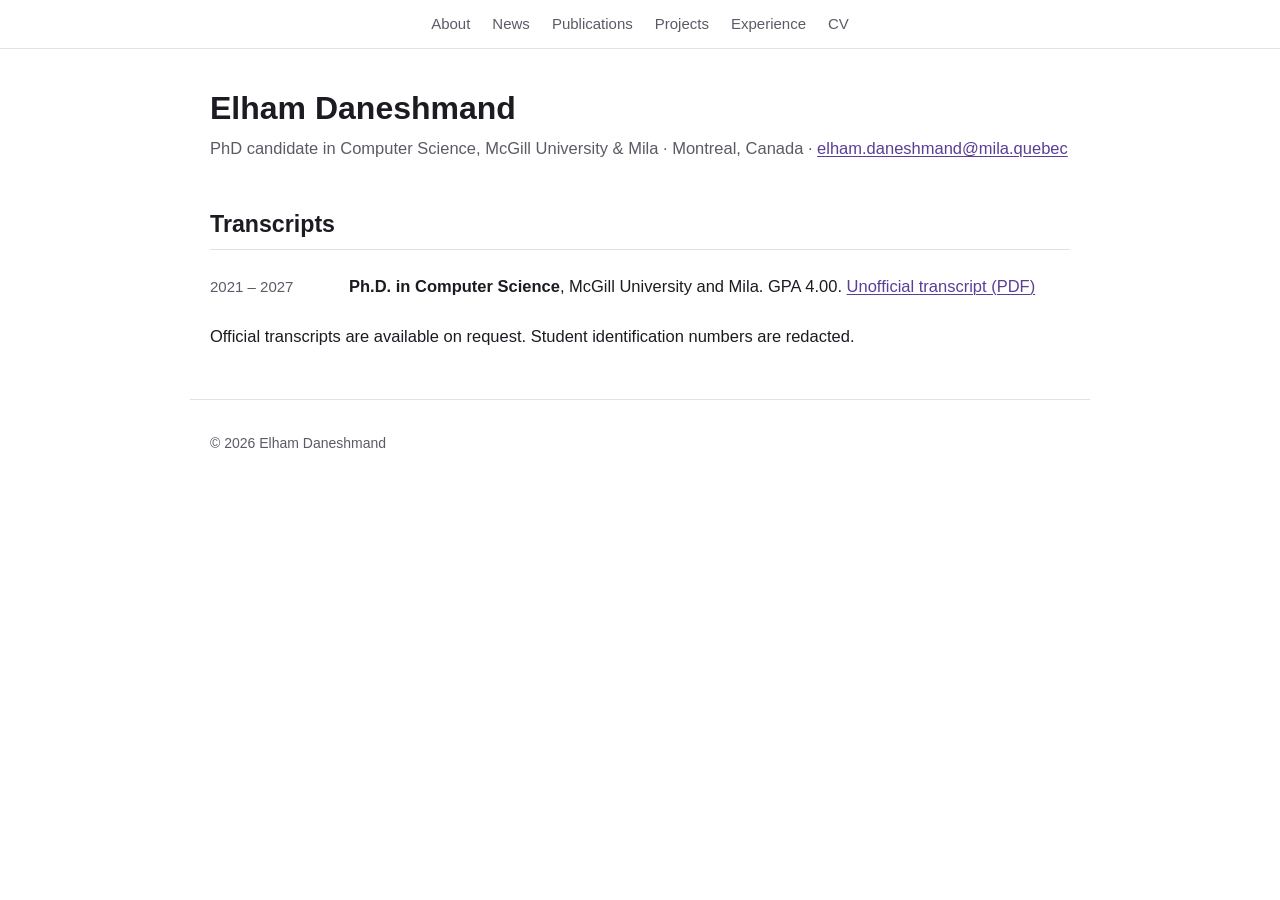
<file: transcript.html>
<!doctype html>
<html lang="en">
<head>
  <meta charset="utf-8">
  <meta name="viewport" content="width=device-width, initial-scale=1">
  <title>Elham Daneshmand · Transcripts</title>
  <meta name="robots" content="noindex, nofollow">
  <meta name="color-scheme" content="light dark">
  <link rel="icon" href="favicon.svg" type="image/svg+xml">
  <link rel="stylesheet" href="style.css">
</head>
<body>
  <nav class="topnav" aria-label="Sections">
    <a href="index.html#about">About</a>
    <a href="index.html#news">News</a>
    <a href="index.html#publications">Publications</a>
    <a href="index.html#projects">Projects</a>
    <a href="index.html#experience">Experience</a>
    <a href="cv.html">CV</a>
  </nav>

  <main>
    <header class="cvhead">
      <h1>Elham Daneshmand</h1>
      <p>PhD candidate in Computer Science, McGill University &amp; Mila · Montreal, Canada · <a href="mailto:elham.daneshmand@mila.quebec">elham.daneshmand@mila.quebec</a></p>
    </header>

    <section id="transcripts">
      <h2>Transcripts</h2>
      <ul class="timeline">
        <li><span class="date">2021 – 2027</span> <span><strong>Ph.D. in Computer Science</strong>, McGill University and Mila. GPA 4.00. <a href="assets/docs/Elham_Daneshmand_McGill_PhD_transcript.pdf" rel="nofollow">Unofficial transcript (PDF)</a></span></li>
      </ul>
      <p>Official transcripts are available on request. Student identification numbers are redacted.</p>
    </section>
  </main>

  <footer>
    <p>© 2026 Elham Daneshmand</p>
  </footer>
</body>
</html>
</file>
<file: style.css>
:root {
  --bg: #ffffff;
  --surface: #f6f5f9;
  --text: #1d1b22;
  --muted: #5d5a66;
  --accent: #5b3e96;
  --accent-soft: #ece6f7;
  --border: #e3e0ea;
  --maxw: 900px;
}

@media (prefers-color-scheme: dark) {
  :root {
    --bg: #131217;
    --surface: #1c1a22;
    --text: #e9e7ee;
    --muted: #a6a2b1;
    --accent: #b9a2ec;
    --accent-soft: #2a2238;
    --border: #2d2a36;
  }
}

* { box-sizing: border-box; }

html { scroll-behavior: smooth; }

body {
  margin: 0;
  background: var(--bg);
  color: var(--text);
  font-family: -apple-system, BlinkMacSystemFont, "Segoe UI", Roboto, "Helvetica Neue", Arial, sans-serif;
  font-size: 16.5px;
  line-height: 1.6;
}

a { color: var(--accent); text-decoration: none; }
a:hover { text-decoration: underline; }
.hero-text p:not(.links) a, .news a, .timeline a, .projects a, .pubs a, .drawer a, .press a, .cvhead a { text-decoration: underline; text-underline-offset: 2px; text-decoration-thickness: 1px; }

.topnav {
  position: sticky;
  top: 0;
  z-index: 10;
  display: flex;
  flex-wrap: wrap;
  justify-content: center;
  gap: 4px 22px;
  padding: 12px 16px;
  background: color-mix(in srgb, var(--bg) 92%, transparent);
  backdrop-filter: blur(6px);
  border-bottom: 1px solid var(--border);
  font-size: 15px;
}
.topnav a { color: var(--muted); }
.topnav a:hover { color: var(--accent); text-decoration: none; }

main {
  max-width: var(--maxw);
  margin: 0 auto;
  padding: 0 20px;
}

section, .hero, .paper { scroll-margin-top: 64px; }

.cvhead { padding: 40px 0 0; }
.cvhead h1 { margin: 0 0 8px; font-size: 2rem; line-height: 1.2; }
.cvhead p { margin: 0; color: var(--muted); }
.pubs { margin: 0; padding-left: 20px; }
.pubs li { padding: 5px 0; }

.hero {
  display: flex;
  gap: 36px;
  align-items: flex-start;
  padding: 48px 0 28px;
}
.portrait {
  width: 200px;
  height: 200px;
  flex-shrink: 0;
  border-radius: 50%;
  object-fit: cover;
  border: 4px solid var(--accent-soft);
}
.hero h1 { margin: 0; font-size: 2.3rem; line-height: 1.15; letter-spacing: -0.01em; }
.role { margin: 6px 0 10px; color: var(--muted); }
.links { display: flex; flex-wrap: wrap; gap: 6px 16px; margin: 0 0 16px; font-weight: 600; }
.note { font-weight: 600; }

.tags { display: flex; flex-wrap: wrap; gap: 8px; list-style: none; padding: 0; margin: 14px 0 0; }
.tags li {
  background: var(--accent-soft);
  color: var(--accent);
  border-radius: 999px;
  padding: 3px 12px;
  font-size: 14px;
}

h2 {
  font-size: 1.45rem;
  margin: 44px 0 16px;
  padding-bottom: 6px;
  border-bottom: 1px solid var(--border);
}

.news, .timeline, .plain { list-style: none; padding: 0; margin: 0; }
.news li, .timeline li {
  display: grid;
  grid-template-columns: 125px 1fr;
  align-items: baseline;
  gap: 14px;
  padding: 7px 0;
}
.date { color: var(--muted); font-variant-numeric: tabular-nums; font-size: 15px; }
.plain li { padding: 5px 0 5px 18px; position: relative; }
.plain li::before { content: ""; position: absolute; left: 2px; top: 0.85em; width: 6px; height: 6px; border-radius: 50%; background: var(--accent); }
.plain .sub { list-style: none; margin: 4px 0 0; padding: 0; }
.plain .sub li { padding: 2px 0 2px 18px; font-size: 15px; color: var(--muted); }
.plain .sub li::before { top: 0.7em; background: transparent; border: 1.5px solid var(--accent); }

.paper {
  display: grid;
  grid-template-columns: 280px 1fr;
  gap: 24px;
  padding: 20px;
  margin-bottom: 18px;
  background: var(--surface);
  border: 1px solid var(--border);
  border-radius: 12px;
}
.paper:target {
  border-color: var(--accent);
  box-shadow: 0 0 0 3px var(--accent-soft);
  animation: flash 1.6s ease-out;
}
.timeline li, .plain li { scroll-margin-top: 64px; }
.plain li:target { border-radius: 8px; background: var(--accent-soft); }
.timeline li:target {
  margin: 0 -10px;
  padding: 7px 10px;
  border-radius: 8px;
  background: var(--accent-soft);
}
@keyframes flash {
  from { background: var(--accent-soft); }
  to { background: var(--surface); }
}
.paper > * { min-width: 0; }
.projects { list-style: none; padding: 0; margin: 0; }
.projects li { padding: 14px 0; border-bottom: 1px solid var(--border); }
.projects li:first-child { padding-top: 0; }
.projects li:last-child { border-bottom: 0; }
.projects h3 { margin: 0 0 2px; font-size: 1.05rem; line-height: 1.35; }
.projects .venue { margin: 0 0 6px; }
.projects p { margin: 0 0 8px; }
.projects li > :last-child { margin-bottom: 0; }
.media { margin: 0; }
.media img, .media video {
  width: 100%;
  height: auto;
  aspect-ratio: 3 / 2;
  object-fit: contain;
  border-radius: 8px;
  background: #000;
  display: block;
}
.media img[src*="icar"] { background: #fff; }
.media img[src*="koala"] { background: #fff; padding: 12px; }
.media figcaption { font-size: 13px; color: var(--muted); margin-top: 6px; line-height: 1.4; }
.paper h3 { margin: 0 0 6px; font-size: 1.1rem; line-height: 1.35; }
.authors { margin: 0; font-size: 15px; }
.venue { margin: 2px 0 10px; font-style: italic; color: var(--muted); font-size: 15px; }
.press { margin: -6px 0 10px; font-size: 14px; color: var(--muted); }
.paper .body p:last-child { margin-bottom: 0; }
.teaser { margin: 0 0 12px; }
.plinks { display: flex; flex-wrap: wrap; gap: 8px; }
.plinks a, .pill {
  display: inline-block;
  padding: 2px 12px;
  border: 1px solid var(--accent);
  border-radius: 999px;
  background: none;
  color: var(--accent);
  font: inherit;
  font-size: 14px;
  font-weight: 600;
  line-height: 1.6;
  cursor: pointer;
}
.plinks a:hover, .pill:hover, .pill[aria-expanded="true"] { background: var(--accent-soft); text-decoration: none; }
.drawer { margin-top: 12px; font-size: 15px; color: var(--muted); }
.drawer[hidden] { margin-top: 0; }
.drawer p { margin: 0; }
.bib { position: relative; }
.bib pre {
  margin: 0;
  padding: 34px 14px 12px;
  overflow-x: auto;
  background: var(--bg);
  border: 1px solid var(--border);
  border-radius: 8px;
  font-size: 12.5px;
  line-height: 1.5;
  color: var(--text);
}
.bib .copy {
  position: absolute;
  top: 8px;
  right: 8px;
  padding: 1px 10px;
  border: 1px solid var(--border);
  border-radius: 6px;
  background: var(--surface);
  color: var(--muted);
  font: inherit;
  font-size: 12px;
  cursor: pointer;
}

.reel {
  display: grid;
  grid-template-columns: repeat(3, 1fr);
  gap: 14px;
  margin: 8px 0 0;
}
.tile { display: block; color: var(--muted); font-size: 14px; }
.tile:hover { color: var(--accent); text-decoration: none; }
.tile video {
  display: block;
  width: 100%;
  aspect-ratio: 16 / 9;
  object-fit: cover;
  border-radius: 8px;
  background: #000;
  margin-bottom: 6px;
}

footer {
  max-width: var(--maxw);
  margin: 50px auto 0;
  padding: 18px 20px 36px;
  color: var(--muted);
  font-size: 14px;
  border-top: 1px solid var(--border);
}

@media (max-width: 720px) {
  .hero { flex-direction: column; align-items: center; text-align: left; padding-top: 28px; gap: 20px; }
  .hero h1 { text-align: center; }
  .role, .links { justify-content: center; text-align: center; }
  .portrait { width: 150px; height: 150px; }
  .paper { grid-template-columns: 1fr; padding: 16px; }
  .news li, .timeline li { grid-template-columns: 1fr; gap: 0; }
  .reel { grid-template-columns: repeat(3, 78%); overflow-x: auto; scroll-snap-type: x mandatory; padding-bottom: 6px; }
  .tile { scroll-snap-align: start; }
  .topnav { gap: 2px 14px; font-size: 14px; }
}

@media (prefers-reduced-motion: reduce) {
  html { scroll-behavior: auto; }
  .paper:target { animation: none; }
}
</file>
